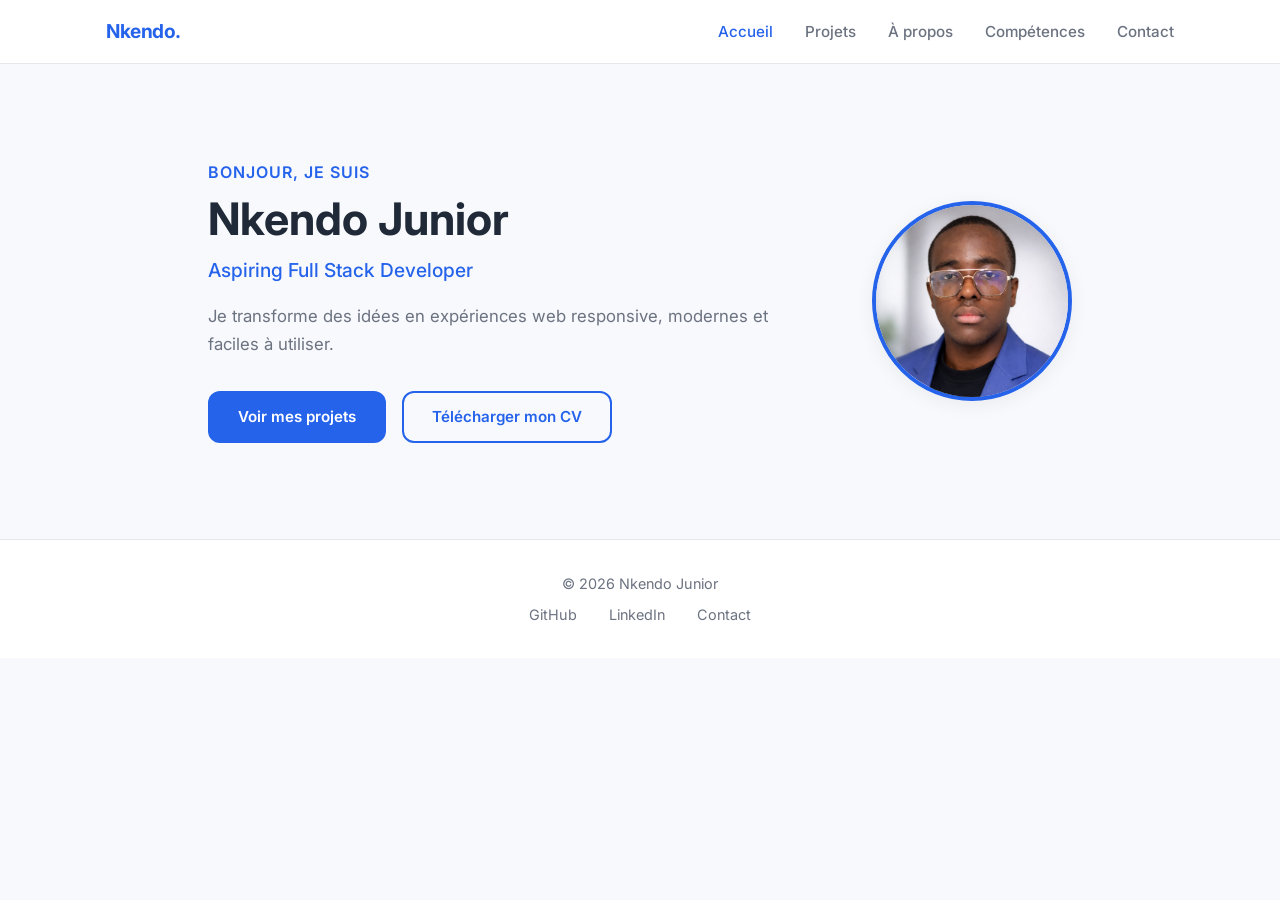
<file: portfolio/index.html>
<!DOCTYPE html>
<html lang="fr">
<head>
  <meta charset="UTF-8" />
  <meta name="viewport" content="width=device-width, initial-scale=1.0" />
  <meta
    name="description"
    content="Portfolio de Nkendo Junior, Aspiring Full Stack Developer."
  />
  <title>Nkendo Junior — Portfolio</title>

  <!-- CSS -->
  <link rel="stylesheet" href="css/style.css" />
  <link rel="stylesheet" href="css/responsive.css" />

  <!-- Favicon — .ico at root stops the browser's silent /favicon.ico request -->
  <link rel="icon" type="image/x-icon" href="favicon.ico" />
  <link rel="icon" type="image/jpeg" href="assets/images/tnk.jpeg" />
  <link rel="shortcut icon" href="favicon.ico" />
</head>
<body>

  <!-- NAVBAR -->
  <nav class="navbar">
    <div class="navbar__inner">
      <a href="index.html" class="navbar__logo">
        Nkendo.
      </a>
      <ul class="navbar__links">
        <li><a href="index.html">Accueil</a></li>
        <li><a href="projects.html">Projets</a></li>
        <li><a href="about.html">À propos</a></li>
        <li><a href="skills.html">Compétences</a></li>
        <li><a href="contact.html">Contact</a></li>
      </ul>
      <button class="navbar__burger" aria-label="Menu" aria-expanded="false">
        <span></span>
        <span></span>
        <span></span>
      </button>
    </div>
  </nav>

  <!-- HERO -->
  <main>
    <section class="hero">
      <div class="hero__inner container">
        <!-- PROFILE IMAGE -->
        <img
          src="assets/images/tnk.jpeg"
          alt="Photo de Nkendo Junior"
          class="hero__photo"
        />
        <!-- HERO TEXT -->
        <div class="hero__text">
          <p class="hero__greeting">
            Bonjour, je suis
          </p>
          <h1 class="hero__name">
            Nkendo Junior
          </h1>
          <p class="hero__title">
            Aspiring Full Stack Developer
          </p>
          <p class="hero__catchphrase">
            Je transforme des idées en expériences web responsive,
            modernes et faciles à utiliser.
          </p>
          <div class="hero__buttons">
            <a href="projects.html" class="btn btn--primary">
              Voir mes projets
            </a>
            <a href="assets/cv/CV.pdf" class="btn btn--outline" download>
              Télécharger mon CV
            </a>
          </div>
        </div>
      </div>
    </section>
  </main>

  <!-- FOOTER -->
  <footer class="footer">
    <p class="footer__text">
      © 2026 Nkendo Junior
    </p>
    <div class="footer__links">
      <a href="https://github.com/nkendo" target="_blank" rel="noopener">
        GitHub
      </a>
      <a href="https://linkedin.com/in/nkendo" target="_blank" rel="noopener">
        LinkedIn
      </a>
      <a href="contact.html">Contact</a>
    </div>
  </footer>

  <!-- JS -->
  <script src="js/script.js"></script>

  <!-- Burger menu toggle -->
  <script>
    const burger = document.querySelector('.navbar__burger');
    const navLinks = document.querySelector('.navbar__links');

    burger.addEventListener('click', () => {
      const isOpen = navLinks.classList.toggle('navbar__links--open');
      burger.classList.toggle('navbar__burger--active', isOpen);
      burger.setAttribute('aria-expanded', isOpen);
    });

    // Close menu when a nav link is clicked
    document.querySelectorAll('.navbar__links a').forEach(link => {
      link.addEventListener('click', () => {
        navLinks.classList.remove('navbar__links--open');
        burger.classList.remove('navbar__burger--active');
        burger.setAttribute('aria-expanded', false);
      });
    });
  </script>

</body>
</html>
</file>
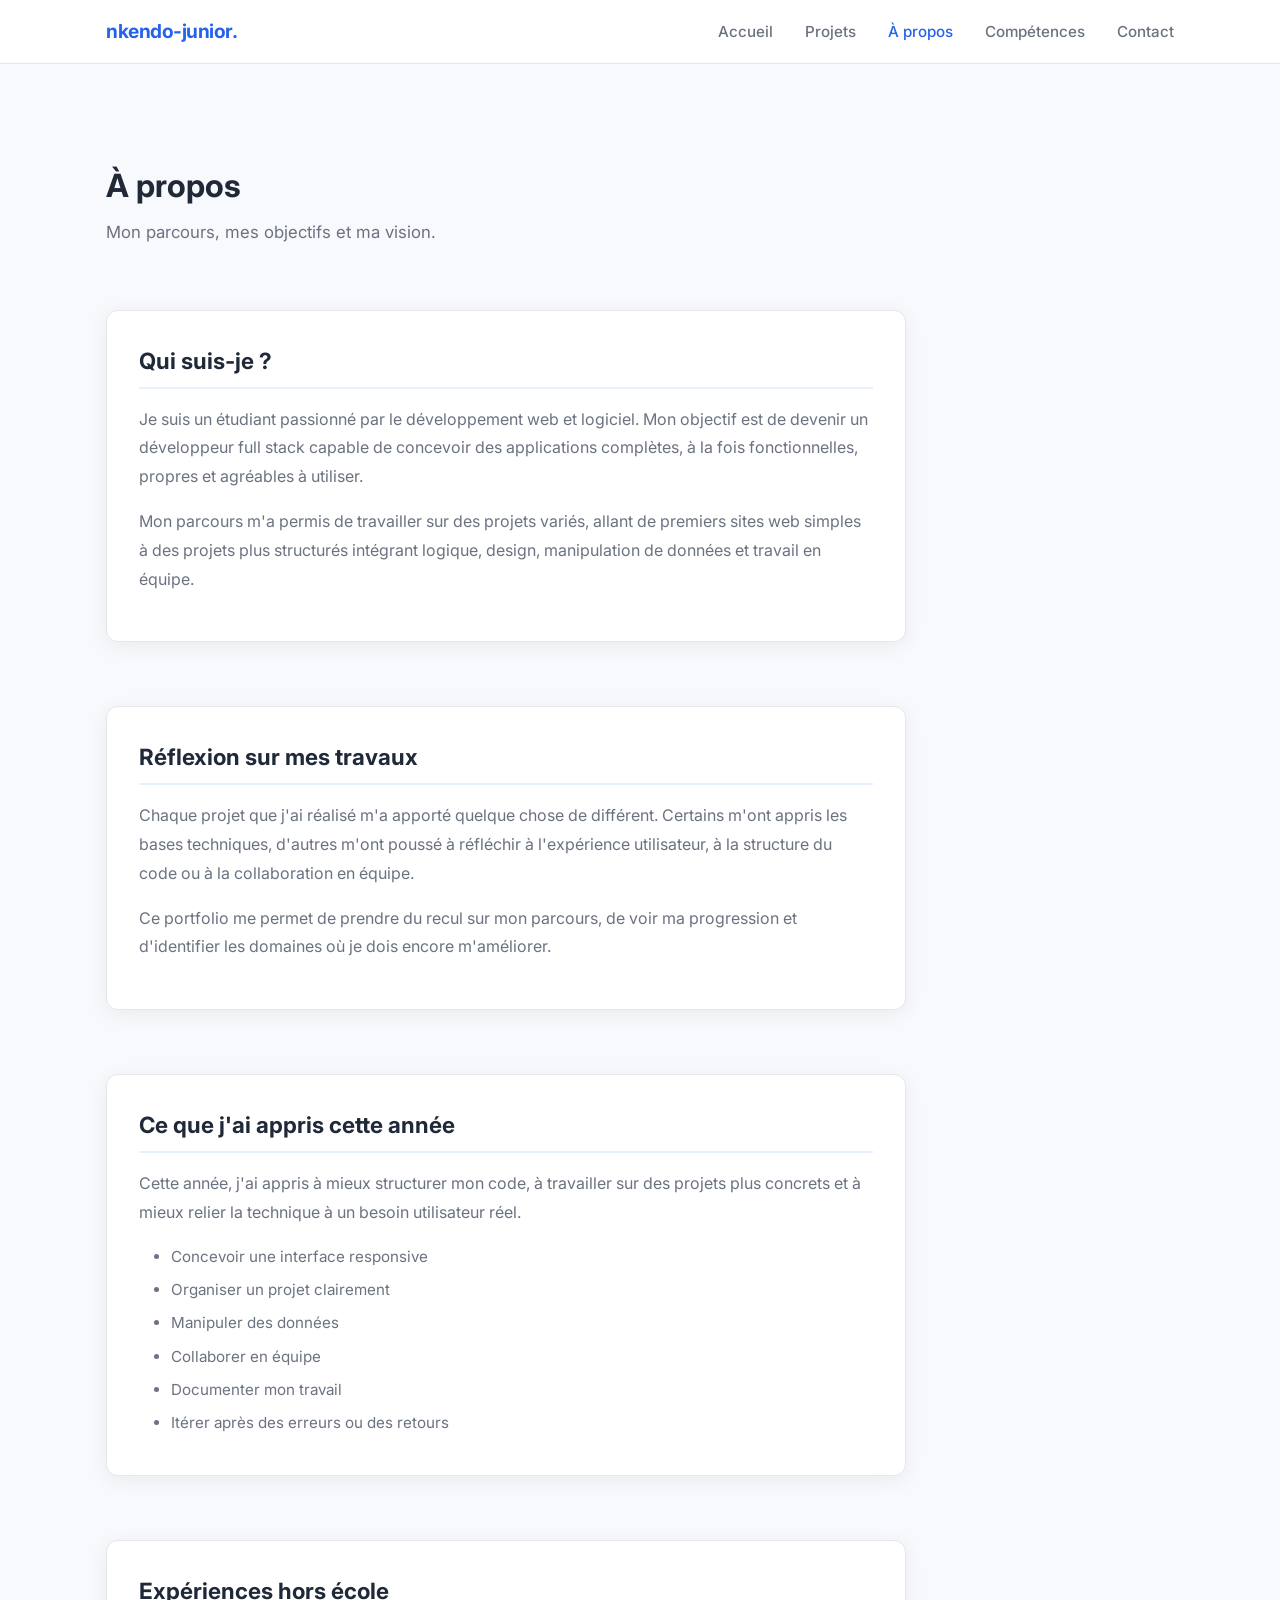
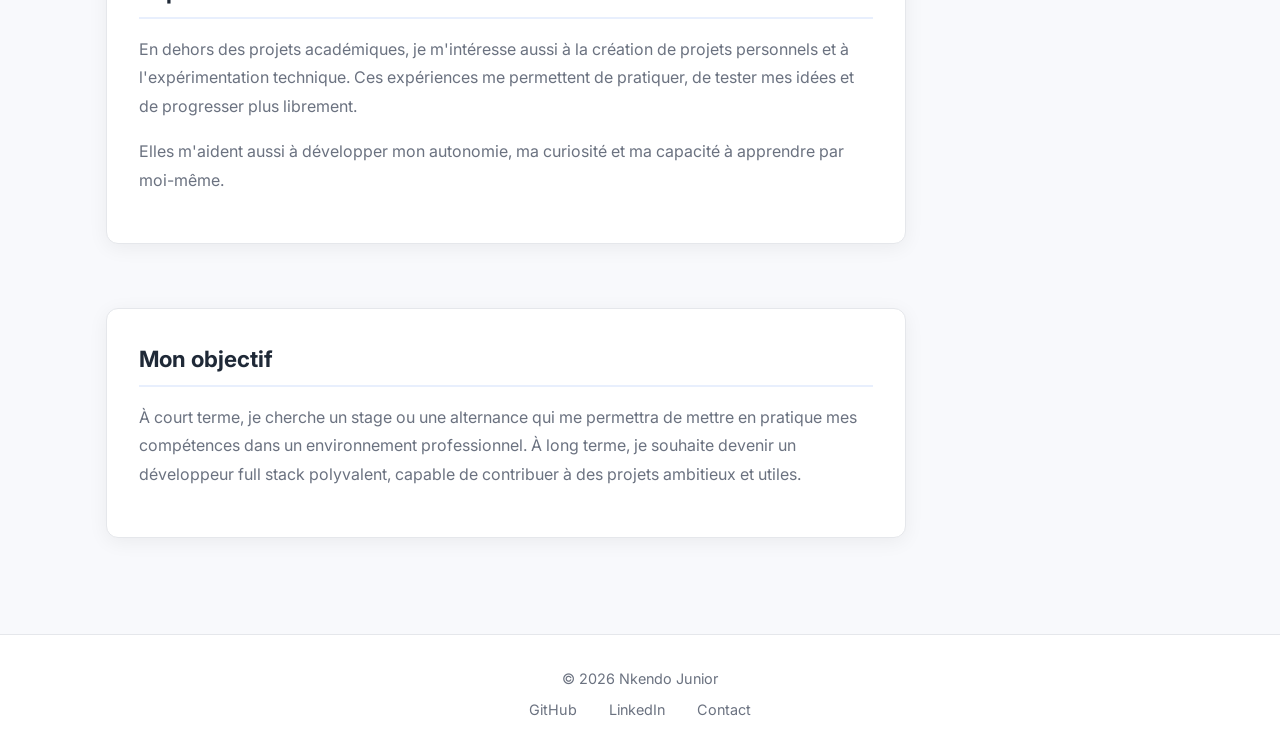
<file: portfolio/about.html>
<!DOCTYPE html>
<html lang="fr">
<head>
  <meta charset="UTF-8" />
  <meta name="viewport" content="width=device-width, initial-scale=1.0" />
  <meta name="description" content="À propos de Nkendo Junior, parcours et objectifs." />
  <title>À propos — Nkendo Junior</title>
  <link rel="stylesheet" href="css/style.css" />
  <link rel="stylesheet" href="css/responsive.css" />
</head>
<body>

  <nav class="navbar">
    <div class="navbar__inner">
      <a href="index.html" class="navbar__logo">nkendo-junior.</a>
      <ul class="navbar__links">
        <li><a href="index.html">Accueil</a></li>
        <li><a href="projects.html">Projets</a></li>
        <li><a href="about.html" class="active">À propos</a></li>
        <li><a href="skills.html">Compétences</a></li>
        <li><a href="contact.html">Contact</a></li>
      </ul>
      <button class="navbar__burger" aria-label="Menu">
        <span></span>
        <span></span>
        <span></span>
      </button>
    </div>
  </nav>

  <main>
    <section class="section">
      <div class="container">

        <h1 class="section__title">À propos</h1>
        <p class="section__subtitle">Mon parcours, mes objectifs et ma vision.</p>

        <div class="about-content">

          <div class="about-block">
            <h2 class="about-block__title">Qui suis-je ?</h2>
            <p class="about-block__text">
              Je suis un étudiant passionné par le développement web et logiciel.
              Mon objectif est de devenir un développeur full stack capable de concevoir
              des applications complètes, à la fois fonctionnelles, propres et agréables à utiliser.
            </p>
            <p class="about-block__text">
              Mon parcours m'a permis de travailler sur des projets variés, allant de premiers
              sites web simples à des projets plus structurés intégrant logique, design,
              manipulation de données et travail en équipe.
            </p>
          </div>

          <div class="about-block">
            <h2 class="about-block__title">Réflexion sur mes travaux</h2>
            <p class="about-block__text">
              Chaque projet que j'ai réalisé m'a apporté quelque chose de différent.
              Certains m'ont appris les bases techniques, d'autres m'ont poussé à
              réfléchir à l'expérience utilisateur, à la structure du code ou
              à la collaboration en équipe.
            </p>
            <p class="about-block__text">
              Ce portfolio me permet de prendre du recul sur mon parcours,
              de voir ma progression et d'identifier les domaines
              où je dois encore m'améliorer.
            </p>
          </div>

          <div class="about-block">
            <h2 class="about-block__title">Ce que j'ai appris cette année</h2>
            <p class="about-block__text">
              Cette année, j'ai appris à mieux structurer mon code, à travailler
              sur des projets plus concrets et à mieux relier la technique
              à un besoin utilisateur réel.
            </p>
            <ul class="about-block__list">
              <li>Concevoir une interface responsive</li>
              <li>Organiser un projet clairement</li>
              <li>Manipuler des données</li>
              <li>Collaborer en équipe</li>
              <li>Documenter mon travail</li>
              <li>Itérer après des erreurs ou des retours</li>
            </ul>
          </div>

          <div class="about-block">
            <h2 class="about-block__title">Expériences hors école</h2>
            <p class="about-block__text">
              En dehors des projets académiques, je m'intéresse aussi à la création
              de projets personnels et à l'expérimentation technique.
              Ces expériences me permettent de pratiquer, de tester mes idées
              et de progresser plus librement.
            </p>
            <p class="about-block__text">
              Elles m'aident aussi à développer mon autonomie, ma curiosité
              et ma capacité à apprendre par moi-même.
            </p>
          </div>

          <div class="about-block">
            <h2 class="about-block__title">Mon objectif</h2>
            <p class="about-block__text">
              À court terme, je cherche un stage ou une alternance qui me permettra
              de mettre en pratique mes compétences dans un environnement professionnel.
              À long terme, je souhaite devenir un développeur full stack polyvalent,
              capable de contribuer à des projets ambitieux et utiles.
            </p>
          </div>

        </div>

      </div>
    </section>
  </main>

  <footer class="footer">
    <p class="footer__text">© 2026 Nkendo Junior</p>
    <div class="footer__links">
      <a href="https://github.com/TON_GITHUB" target="_blank" rel="noopener">GitHub</a>
      <a href="https://linkedin.com/in/TON_LINKEDIN" target="_blank" rel="noopener">LinkedIn</a>
      <a href="contact.html">Contact</a>
    </div>
  </footer>

  <script src="js/script.js"></script>
</body>
</html>
</file>
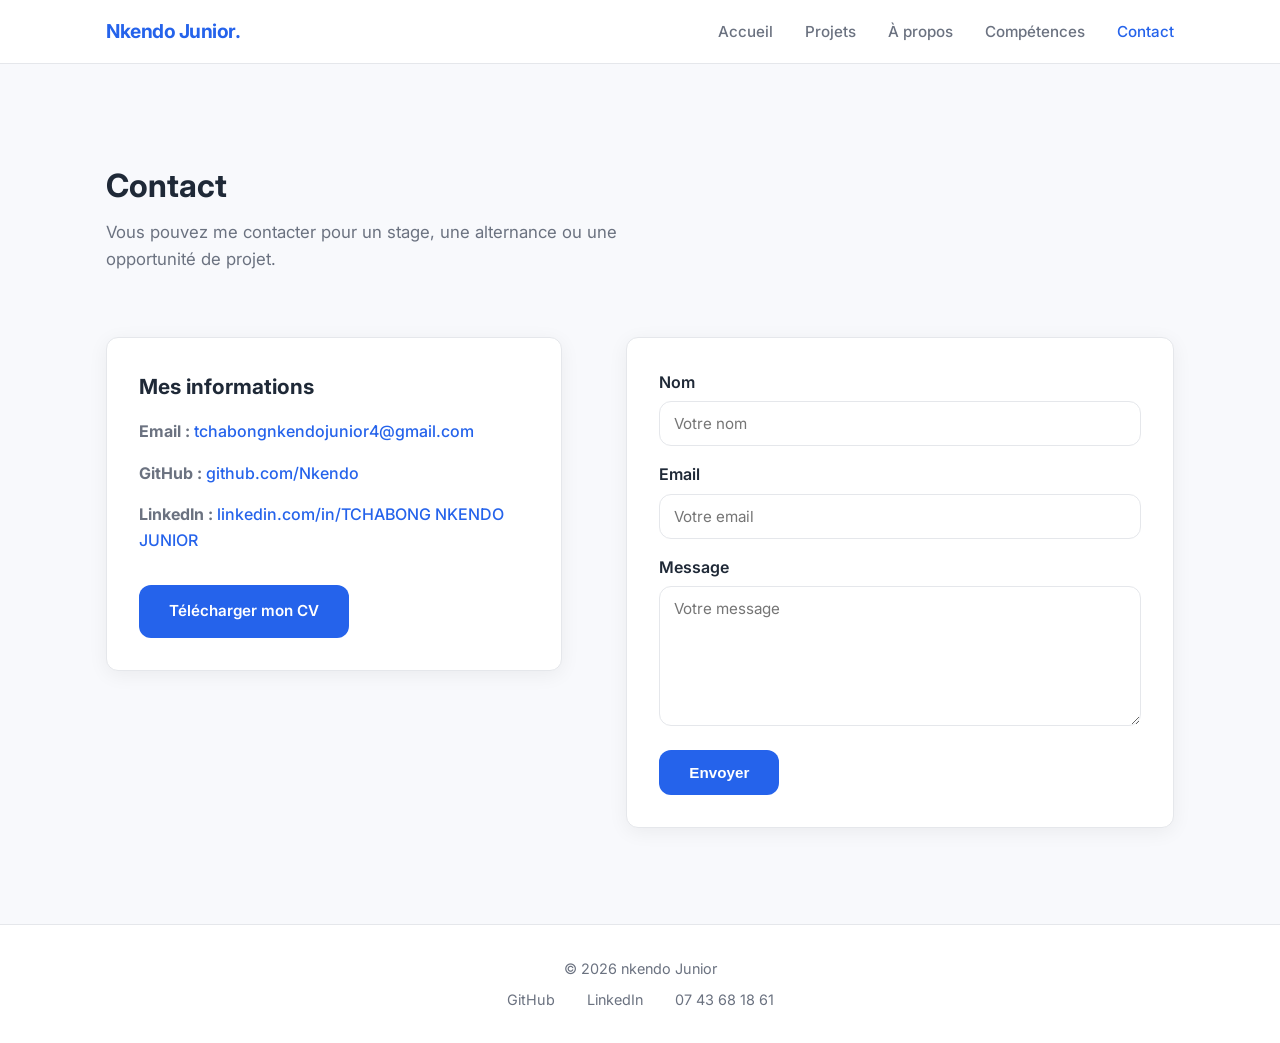
<file: portfolio/contact.html>
<!DOCTYPE html>
<html lang="fr">
<head>
  <meta charset="UTF-8" />
  <meta name="viewport" content="width=device-width, initial-scale=1.0" />
  <meta name="description" content="Contactez Nkendo Junior, Aspiring Full Stack Developer." />
  <title>Contact — Nkendo Junior</title>
  <link rel="stylesheet" href="css/style.css" />
  <link rel="stylesheet" href="css/responsive.css" />
</head>
<body>

  <nav class="navbar">
    <div class="navbar__inner">
      <a href="index.html" class="navbar__logo">Nkendo Junior.</a>
      <ul class="navbar__links">
        <li><a href="index.html">Accueil</a></li>
        <li><a href="projects.html">Projets</a></li>
        <li><a href="about.html">À propos</a></li>
        <li><a href="skills.html">Compétences</a></li>
        <li><a href="contact.html">Contact</a></li>
      </ul>
      <button class="navbar__burger" aria-label="Menu">
        <span></span>
        <span></span>
        <span></span>
      </button>
    </div>
  </nav>

  <main>
    <section class="section">
      <div class="container">

        <h1 class="section__title">Contact</h1>
        <p class="section__subtitle">
          Vous pouvez me contacter pour un stage, une alternance ou une opportunité de projet.
        </p>

        <div class="contact-layout">

          <div class="contact-info">
            <h2>Mes informations</h2>

            <p>
              <strong>Email :</strong>
              <a href="mailto:tchabongnkendojunior4@gmail.com">tchabongnkendojunior4@gmail.com</a>
            </p>

            <p>
              <strong>GitHub :</strong>
              <a href="https://github.com/Nkendo" target="_blank" rel="noopener">
                github.com/Nkendo
              </a>
            </p>

            <p>
              <strong>LinkedIn :</strong>
              <a href="https://linkedin.com/in/TCHABONG NKENDO JUNIOR" target="_blank" rel="noopener">
                linkedin.com/in/TCHABONG NKENDO JUNIOR
              </a>
            </p>

            <a href="assets/cv/cv.pdf" class="btn btn--primary" download>
              Télécharger mon CV
            </a>
          </div>

          <form class="contact-form">
            <div class="form-group">
              <label for="name">Nom</label>
              <input type="text" id="name" name="name" placeholder="Votre nom" />
            </div>

            <div class="form-group">
              <label for="email">Email</label>
              <input type="email" id="email" name="email" placeholder="Votre email" />
            </div>

            <div class="form-group">
              <label for="message">Message</label>
              <textarea id="message" name="message" rows="6" placeholder="Votre message"></textarea>
            </div>

            <button type="submit" class="btn btn--primary">
              Envoyer
            </button>
          </form>

        </div>

      </div>
    </section>
  </main>

  <footer class="footer">
    <p class="footer__text">© 2026 nkendo Junior</p>
    <div class="footer__links">
      <a href="https://github.com/TON_GITHUB" target="_blank" rel="noopener">GitHub</a>
      <a href="https://linkedin.com/in/TON_LINKEDIN" target="_blank" rel="noopener">LinkedIn</a>
      <a href="contact.html">07 43 68 18 61</a>
    </div>
  </footer>

  <script src="js/script.js"></script>
</body>
</html>
</file>
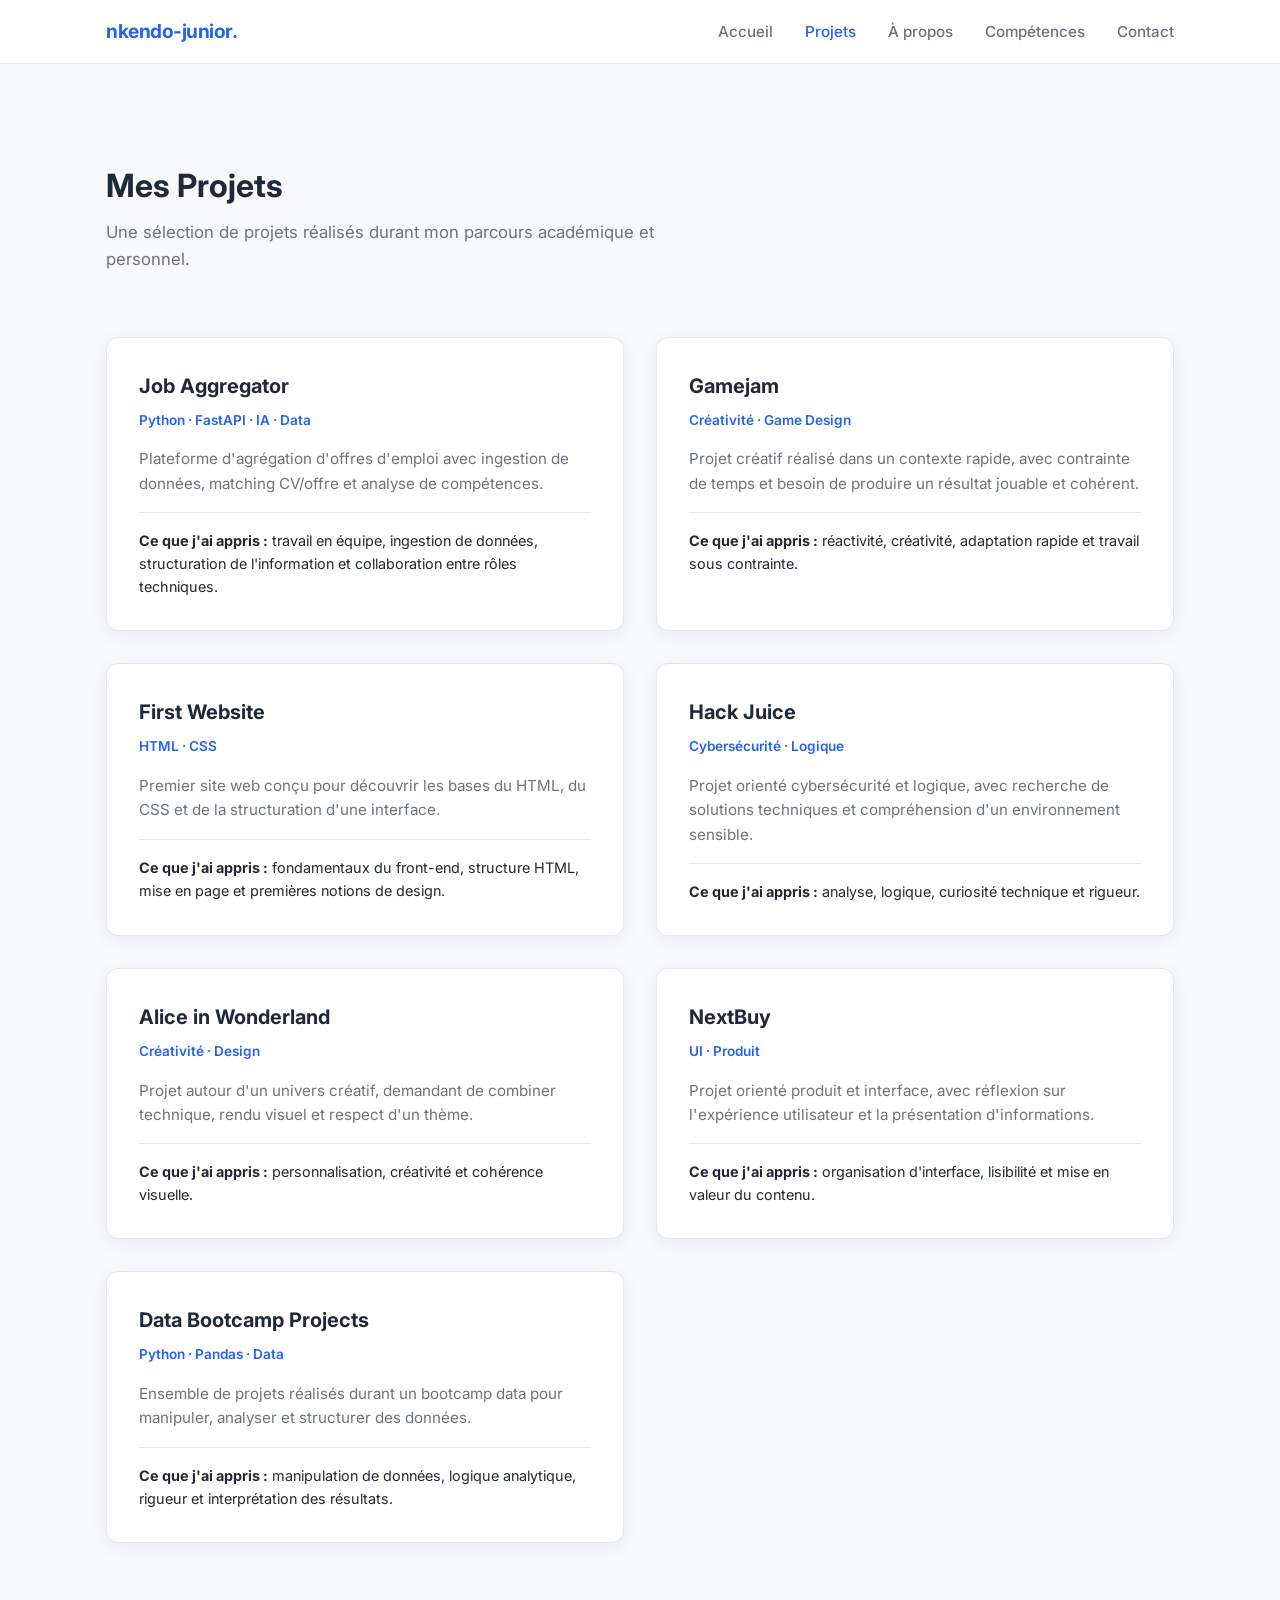
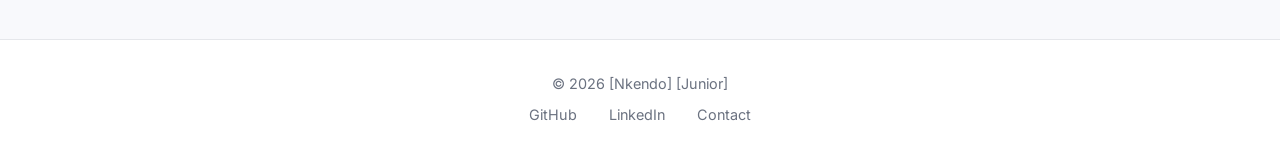
<file: portfolio/projects.html>
<!DOCTYPE html>
<html lang="fr">
<head>
  <meta charset="UTF-8" />
  <meta name="viewport" content="width=device-width, initial-scale=1.0" />
  <meta name="description" content="Projets réalisés par Nkendo Junior." />
  <title>Projets — Nkendo Junior</title>
  <link rel="stylesheet" href="css/style.css" />
  <link rel="stylesheet" href="css/responsive.css" />
</head>
<body>

  <nav class="navbar">
    <div class="navbar__inner">
      <a href="index.html" class="navbar__logo">nkendo-junior.</a>
      <ul class="navbar__links">
        <li><a href="index.html">Accueil</a></li>
        <li><a href="projects.html">Projets</a></li>
        <li><a href="about.html">À propos</a></li>
        <li><a href="skills.html">Compétences</a></li>
        <li><a href="contact.html">Contact</a></li>
      </ul>
      <button class="navbar__burger" aria-label="Menu">
        <span></span>
        <span></span>
        <span></span>
      </button>
    </div>
  </nav>

  <main>
    <section class="section">
      <div class="container">

        <h1 class="section__title">Mes Projets</h1>
        <p class="section__subtitle">
          Une sélection de projets réalisés durant mon parcours académique et personnel.
        </p>

        <div class="projects-grid">

          <div class="project-card">
            <h2 class="project-card__title">Job Aggregator</h2>
            <p class="project-card__tags">Python · FastAPI · IA · Data</p>
            <p class="project-card__desc">
              Plateforme d'agrégation d'offres d'emploi avec ingestion de données,
              matching CV/offre et analyse de compétences.
            </p>
            <p class="project-card__learned">
              <strong>Ce que j'ai appris :</strong> travail en équipe, ingestion de données,
              structuration de l'information et collaboration entre rôles techniques.
            </p>
          </div>

          <div class="project-card">
            <h2 class="project-card__title">Gamejam</h2>
            <p class="project-card__tags">Créativité · Game Design</p>
            <p class="project-card__desc">
              Projet créatif réalisé dans un contexte rapide, avec contrainte de temps
              et besoin de produire un résultat jouable et cohérent.
            </p>
            <p class="project-card__learned">
              <strong>Ce que j'ai appris :</strong> réactivité, créativité,
              adaptation rapide et travail sous contrainte.
            </p>
          </div>

          <div class="project-card">
            <h2 class="project-card__title">First Website</h2>
            <p class="project-card__tags">HTML · CSS</p>
            <p class="project-card__desc">
              Premier site web conçu pour découvrir les bases du HTML,
              du CSS et de la structuration d'une interface.
            </p>
            <p class="project-card__learned">
              <strong>Ce que j'ai appris :</strong> fondamentaux du front-end,
              structure HTML, mise en page et premières notions de design.
            </p>
          </div>

          <div class="project-card">
            <h2 class="project-card__title">Hack Juice</h2>
            <p class="project-card__tags">Cybersécurité · Logique</p>
            <p class="project-card__desc">
              Projet orienté cybersécurité et logique, avec recherche de solutions
              techniques et compréhension d'un environnement sensible.
            </p>
            <p class="project-card__learned">
              <strong>Ce que j'ai appris :</strong> analyse, logique,
              curiosité technique et rigueur.
            </p>
          </div>

          <div class="project-card">
            <h2 class="project-card__title">Alice in Wonderland</h2>
            <p class="project-card__tags">Créativité · Design</p>
            <p class="project-card__desc">
              Projet autour d'un univers créatif, demandant de combiner
              technique, rendu visuel et respect d'un thème.
            </p>
            <p class="project-card__learned">
              <strong>Ce que j'ai appris :</strong> personnalisation,
              créativité et cohérence visuelle.
            </p>
          </div>

          <div class="project-card">
            <h2 class="project-card__title">NextBuy</h2>
            <p class="project-card__tags">UI · Produit</p>
            <p class="project-card__desc">
              Projet orienté produit et interface, avec réflexion sur
              l'expérience utilisateur et la présentation d'informations.
            </p>
            <p class="project-card__learned">
              <strong>Ce que j'ai appris :</strong> organisation d'interface,
              lisibilité et mise en valeur du contenu.
            </p>
          </div>

          <div class="project-card">
            <h2 class="project-card__title">Data Bootcamp Projects</h2>
            <p class="project-card__tags">Python · Pandas · Data</p>
            <p class="project-card__desc">
              Ensemble de projets réalisés durant un bootcamp data pour
              manipuler, analyser et structurer des données.
            </p>
            <p class="project-card__learned">
              <strong>Ce que j'ai appris :</strong> manipulation de données,
              logique analytique, rigueur et interprétation des résultats.
            </p>
          </div>

        </div>

      </div>
    </section>
  </main>

  <footer class="footer">
    <p class="footer__text">© 2026 [Nkendo] [Junior]</p>
    <div class="footer__links">
      <a href="https://github.com/TON_GITHUB" target="_blank" rel="noopener">GitHub</a>
      <a href="https://linkedin.com/in/TON_LINKEDIN" target="_blank" rel="noopener">LinkedIn</a>
      <a href="contact.html">Contact</a>
    </div>
  </footer>

  <script src="js/script.js"></script>
</body>
</html>
</file>
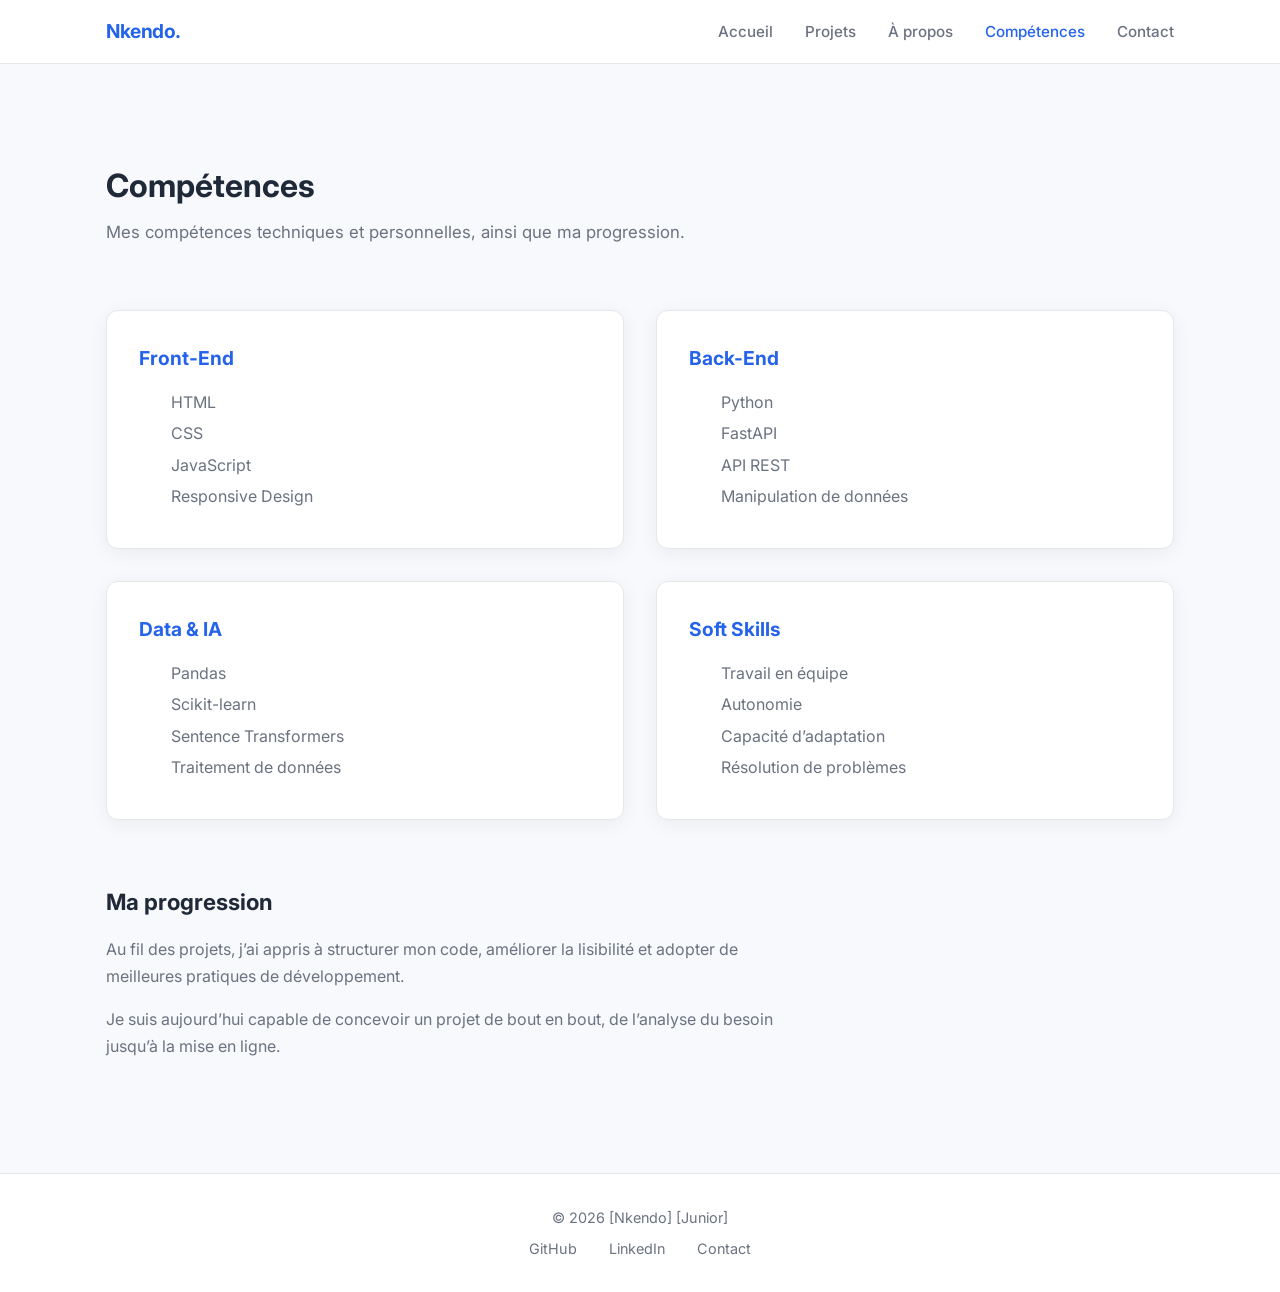
<file: portfolio/skills.html>
<!DOCTYPE html>
<html lang="fr">
<head>
  <meta charset="UTF-8" />
  <meta name="viewport" content="width=device-width, initial-scale=1.0" />
  <meta name="description" content="Compétences et progression de Nkendo Junior." />
  <title>Compétences — Nkendo Junior</title>
  <link rel="stylesheet" href="css/style.css" />
  <link rel="stylesheet" href="css/responsive.css" />
</head>
<body>

  <nav class="navbar">
    <div class="navbar__inner">
      <a href="index.html" class="navbar__logo">Nkendo.</a>
      <ul class="navbar__links">
        <li><a href="index.html">Accueil</a></li>
        <li><a href="projects.html">Projets</a></li>
        <li><a href="about.html">À propos</a></li>
        <li><a href="skills.html">Compétences</a></li>
        <li><a href="contact.html">Contact</a></li>
      </ul>
      <button class="navbar__burger" aria-label="Menu">
        <span></span>
        <span></span>
        <span></span>
      </button>
    </div>
  </nav>

  <main>
    <section class="section">
      <div class="container">

        <h1 class="section__title">Compétences</h1>
        <p class="section__subtitle">
          Mes compétences techniques et personnelles, ainsi que ma progression.
        </p>

        <div class="skills-grid">

          <div class="skills-card">
            <h2>Front-End</h2>
            <ul>
              <li>HTML</li>
              <li>CSS</li>
              <li>JavaScript</li>
              <li>Responsive Design</li>
            </ul>
          </div>

          <div class="skills-card">
            <h2>Back-End</h2>
            <ul>
              <li>Python</li>
              <li>FastAPI</li>
              <li>API REST</li>
              <li>Manipulation de données</li>
            </ul>
          </div>

          <div class="skills-card">
            <h2>Data & IA</h2>
            <ul>
              <li>Pandas</li>
              <li>Scikit-learn</li>
              <li>Sentence Transformers</li>
              <li>Traitement de données</li>
            </ul>
          </div>

          <div class="skills-card">
            <h2>Soft Skills</h2>
            <ul>
              <li>Travail en équipe</li>
              <li>Autonomie</li>
              <li>Capacité d’adaptation</li>
              <li>Résolution de problèmes</li>
            </ul>
          </div>

        </div>

        <div class="progress-section">
          <h2>Ma progression</h2>
          <p>
            Au fil des projets, j’ai appris à structurer mon code, améliorer
            la lisibilité et adopter de meilleures pratiques de développement.
          </p>
          <p>
            Je suis aujourd’hui capable de concevoir un projet de bout en bout,
            de l’analyse du besoin jusqu’à la mise en ligne.
          </p>
        </div>

      </div>
    </section>
  </main>

  <footer class="footer">
    <p class="footer__text">© 2026 [Nkendo] [Junior]</p>
    <div class="footer__links">
      <a href="https://github.com/TON_GITHUB" target="_blank" rel="noopener">GitHub</a>
      <a href="https://linkedin.com/in/TON_LINKEDIN" target="_blank" rel="noopener">LinkedIn</a>
      <a href="contact.html">Contact</a>
    </div>
  </footer>

  <script src="js/script.js"></script>
</body>
</html>
</file>
<file: portfolio/css/style.css>
@import url('https://fonts.googleapis.com/css2?family=Inter:wght@400;500;600;700&display=swap');
@import 'variables.css';

* {
  margin: 0;
  padding: 0;
  box-sizing: border-box;
}

html {
  scroll-behavior: smooth;
}

body {
  font-family: var(--font-main);
  background-color: var(--color-bg);
  color: var(--color-text);
  line-height: 1.6;
  font-size: 16px;
}

a {
  text-decoration: none;
  color: inherit;
}

ul {
  list-style: none;
}

img {
  max-width: 100%;
  display: block;
}

.container {
  max-width: var(--max-width);
  margin: 0 auto;
  padding: 0 var(--spacing-sm);
}


.navbar {
  background-color: var(--color-white);
  border-bottom: 1px solid var(--color-border);
  position: sticky;
  top: 0;
  z-index: 100;
  padding: var(--spacing-sm) 0;
}

.navbar__inner {
  display: flex;
  justify-content: space-between;
  align-items: center;
  max-width: var(--max-width);
  margin: 0 auto;
  padding: 0 var(--spacing-sm);
}

.navbar__logo {
  font-size: 1.2rem;
  font-weight: 700;
  color: var(--color-primary);
  letter-spacing: -0.5px;
}

.navbar__links {
  display: flex;
  gap: var(--spacing-md);
}

.navbar__links a {
  font-size: 0.95rem;
  font-weight: 500;
  color: var(--color-text-light);
  transition: color 0.2s;
}

.navbar__links a:hover,
.navbar__links a.active {
  color: var(--color-primary);
}

.navbar__burger {
  display: none;
  flex-direction: column;
  gap: 5px;
  cursor: pointer;
  background: none;
  border: none;
  padding: 4px;
}

.navbar__burger span {
  display: block;
  width: 24px;
  height: 2px;
  background-color: var(--color-text);
  border-radius: 2px;
  transition: all 0.3s;
}


.hero {
  padding: var(--spacing-xl) 0;
  display: flex;
  align-items: center;
}

.hero__inner {
  display: flex;
  flex-direction: row-reverse;
  align-items: center;
  justify-content: space-between;
  gap: var(--spacing-lg);
  max-width: var(--max-width);
  margin: 0 auto;
  padding: 0 var(--spacing-sm);
}

.hero__photo {
  width: 200px;
  height: 200px;
  border-radius: 50%;
  object-fit: cover;
  border: 4px solid var(--color-primary);
  box-shadow: var(--shadow);
  flex-shrink: 0;
}

.hero__text {
  max-width: 600px;
}

.hero__greeting {
  font-size: 1rem;
  color: var(--color-primary);
  font-weight: 600;
  margin-bottom: var(--spacing-xs);
  text-transform: uppercase;
  letter-spacing: 1px;
}

.hero__name {
  font-size: 2.8rem;
  font-weight: 700;
  line-height: 1.2;
  color: var(--color-text);
  margin-bottom: var(--spacing-xs);
}

.hero__title {
  font-size: 1.2rem;
  font-weight: 500;
  color: var(--color-primary);
  margin-bottom: var(--spacing-sm);
}

.hero__catchphrase {
  font-size: 1.05rem;
  color: var(--color-text-light);
  margin-bottom: var(--spacing-md);
  line-height: 1.7;
}

.hero__buttons {
  display: flex;
  gap: var(--spacing-sm);
  flex-wrap: wrap;
}


.btn {
  display: inline-block;
  padding: 12px 28px;
  border-radius: var(--radius);
  font-size: 0.95rem;
  font-weight: 600;
  cursor: pointer;
  transition: all 0.2s;
  border: 2px solid transparent;
}

.btn--primary {
  background-color: var(--color-primary);
  color: var(--color-white);
}

.btn--primary:hover {
  background-color: var(--color-primary-dark);
}

.btn--outline {
  background-color: transparent;
  border-color: var(--color-primary);
  color: var(--color-primary);
}

.btn--outline:hover {
  background-color: var(--color-primary);
  color: var(--color-white);
}


.footer {
  background-color: var(--color-white);
  border-top: 1px solid var(--color-border);
  padding: var(--spacing-md) 0;
  text-align: center;
}

.footer__text {
  font-size: 0.9rem;
  color: var(--color-text-light);
}

.footer__links {
  display: flex;
  justify-content: center;
  gap: var(--spacing-md);
  margin-top: var(--spacing-xs);
}

.footer__links a {
  font-size: 0.9rem;
  color: var(--color-text-light);
  transition: color 0.2s;
}

.footer__links a:hover {
  color: var(--color-primary);
}

/* ================================
   SECTIONS
================================ */

.section {
  padding: var(--spacing-xl) 0;
}

.section__title {
  font-size: 2rem;
  font-weight: 700;
  margin-bottom: var(--spacing-xs);
  color: var(--color-text);
}

.section__subtitle {
  font-size: 1.05rem;
  color: var(--color-text-light);
  margin-bottom: var(--spacing-lg);
  max-width: 600px;
}

/* ================================
   PROJECTS GRID
================================ */

.projects-grid {
  display: grid;
  grid-template-columns: repeat(2, 1fr);
  gap: var(--spacing-md);
}

.project-card {
  background-color: var(--color-card-bg);
  border: 1px solid var(--color-border);
  border-radius: var(--radius);
  padding: var(--spacing-md);
  box-shadow: var(--shadow);
  transition: box-shadow 0.3s, transform 0.2s;
}

.project-card:hover {
  box-shadow: var(--shadow-hover);
  transform: translateY(-4px);
}

.project-card__title {
  font-size: 1.25rem;
  font-weight: 700;
  color: var(--color-text);
  margin-bottom: var(--spacing-xs);
}

.project-card__tags {
  font-size: 0.85rem;
  color: var(--color-primary);
  font-weight: 600;
  margin-bottom: var(--spacing-sm);
}

.project-card__desc {
  font-size: 0.95rem;
  color: var(--color-text-light);
  margin-bottom: var(--spacing-sm);
  line-height: 1.6;
}

.project-card__learned {
  font-size: 0.9rem;
  color: var(--color-text);
  line-height: 1.6;
  border-top: 1px solid var(--color-border);
  padding-top: var(--spacing-sm);
}


.skills-grid {
  display: grid;
  grid-template-columns: repeat(2, 1fr);
  gap: var(--spacing-md);
  margin-bottom: var(--spacing-lg);
}

.skills-card {
  background-color: var(--color-card-bg);
  border: 1px solid var(--color-border);
  border-radius: var(--radius);
  padding: var(--spacing-md);
  box-shadow: var(--shadow);
}

.skills-card h2 {
  font-size: 1.2rem;
  margin-bottom: var(--spacing-sm);
  color: var(--color-primary);
}

.skills-card ul {
  padding-left: var(--spacing-md);
}

.skills-card li {
  margin-bottom: 6px;
  color: var(--color-text-light);
}

.progress-section {
  max-width: 700px;
}

.progress-section h2 {
  margin-bottom: var(--spacing-sm);
  font-size: 1.4rem;
}

.progress-section p {
  margin-bottom: var(--spacing-sm);
  color: var(--color-text-light);
  line-height: 1.7;
}


.contact-layout {
  display: grid;
  grid-template-columns: 1fr 1.2fr;
  gap: var(--spacing-lg);
  align-items: start;
}

.contact-info,
.contact-form {
  background-color: var(--color-card-bg);
  border: 1px solid var(--color-border);
  border-radius: var(--radius);
  padding: var(--spacing-md);
  box-shadow: var(--shadow);
}

.contact-info h2 {
  font-size: 1.3rem;
  margin-bottom: var(--spacing-sm);
  color: var(--color-text);
}

.contact-info p {
  margin-bottom: var(--spacing-sm);
  color: var(--color-text-light);
}

.contact-info p a {
  color: var(--color-primary);
  font-weight: 500;
}

.contact-info .btn {
  margin-top: var(--spacing-sm);
}

.form-group {
  margin-bottom: var(--spacing-sm);
}

.form-group label {
  display: block;
  font-weight: 600;
  margin-bottom: 6px;
  color: var(--color-text);
}

.form-group input,
.form-group textarea {
  width: 100%;
  padding: 12px 14px;
  border: 1px solid var(--color-border);
  border-radius: var(--radius);
  font-family: var(--font-main);
  font-size: 0.95rem;
  background-color: var(--color-white);
  color: var(--color-text);
}

.form-group input:focus,
.form-group textarea:focus {
  outline: 2px solid rgba(37, 99, 235, 0.2);
  border-color: var(--color-primary);
}


.about-content {
  display: flex;
  flex-direction: column;
  gap: var(--spacing-lg);
  max-width: 800px;
}

.about-block {
  background-color: var(--color-card-bg);
  border: 1px solid var(--color-border);
  border-radius: var(--radius);
  padding: var(--spacing-md);
  box-shadow: var(--shadow);
}

.about-block__title {
  font-size: 1.4rem;
  font-weight: 700;
  color: var(--color-text);
  margin-bottom: var(--spacing-sm);
  border-bottom: 2px solid rgba(37, 99, 235, 0.1);
  padding-bottom: 8px;
}

.about-block__text {
  font-size: 1rem;
  color: var(--color-text-light);
  line-height: 1.8;
  margin-bottom: var(--spacing-sm);
}

.about-block__list {
  padding-left: var(--spacing-md);
  margin-top: var(--spacing-xs);
}

.about-block__list li {
  font-size: 0.95rem;
  color: var(--color-text-light);
  line-height: 1.8;
  list-style-type: disc;
  margin-bottom: 6px;
}
</file>
<file: portfolio/css/responsive.css>
@import 'variables.css';


@media (max-width: 768px) {

  .navbar__links {
    display: none;
    flex-direction: column;
    position: absolute;
    top: 60px;
    left: 0;
    right: 0;
    background-color: var(--color-white);
    border-bottom: 1px solid var(--color-border);
    padding: var(--spacing-sm);
    gap: var(--spacing-sm);
    text-align: center;
  }

  .navbar__links.open {
    display: flex;
  }

  .navbar__burger {
    display: flex;
  }

  .hero__inner {
    flex-direction: column;
    text-align: center;
  }

  .hero__buttons {
    justify-content: center;
  }

  .hero__name {
    font-size: 2rem;
  }

  .hero__photo {
    width: 150px;
    height: 150px;
  }
}


@media (max-width: 480px) {

  .hero__name {
    font-size: 1.7rem;
  }

  .hero__catchphrase {
    font-size: 0.95rem;
  }

  .btn {
    padding: 10px 20px;
    font-size: 0.9rem;
  }
}

@media (max-width: 768px) {
  .projects-grid {
    grid-template-columns: 1fr;
  }
}

@media (max-width: 768px) {
  .skills-grid {
    grid-template-columns: 1fr;
  }
}

@media (max-width: 768px) {
  .contact-layout {
    grid-template-columns: 1fr;
  }
}
</file>
